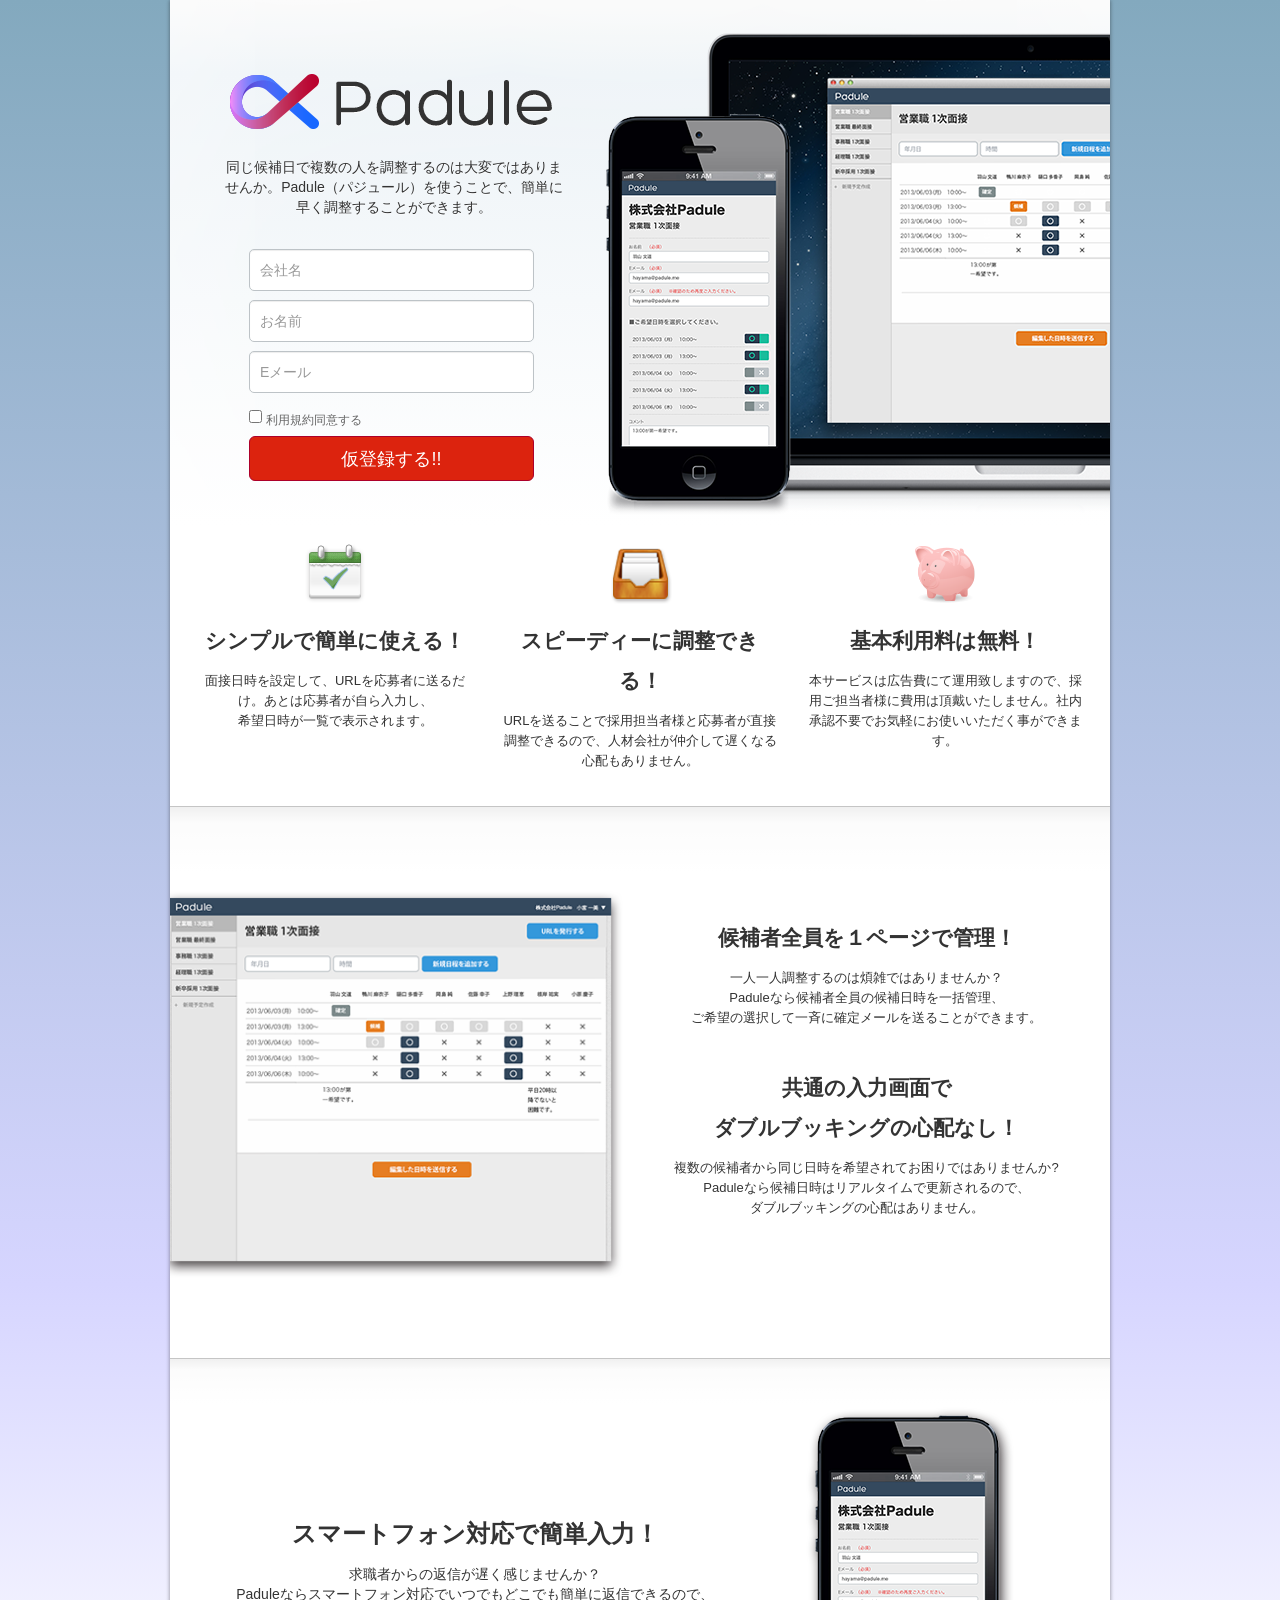
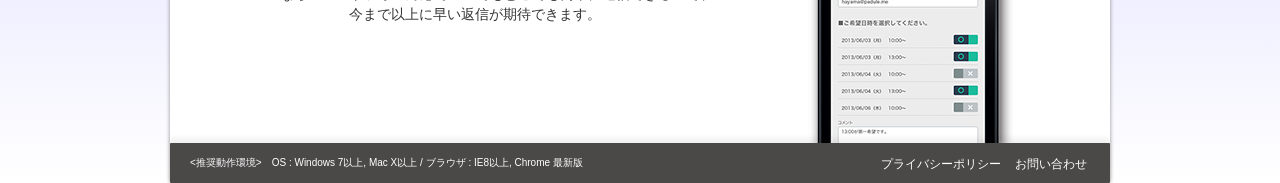
<file: cake/app/webroot/index.html>
<!DOCTYPE html>
<html lang="ja">
  <head>
  <meta charset="utf-8">
   <title>Padule - 日程調整をパズル感覚で</title>
   <meta name="description" content="同じ候補日で複数の人を調整するのは大変ではありませんか。Padule（パジュール）を使うことで、簡単に早く調整することができます。">
   <meta name="Keywords" content="調整,スケジュール,面接,日程,リクルート" />
   <link rel="shortcut icon" type="image/x-icon" href="img/favicon.ico" />
    <meta name="viewport" content="width=device-width, initial-scale=1.0">
    <link href="css/bootstrap.min.css" rel="stylesheet" media="screen">
   <link rel="stylesheet" href="css/default.css" type="text/css" />
  </head>
  <body>
 <section class="container">
	 <div class="row">
		 <header class="span12">
		 	<div id="lp_mac"><img src="img/mac.png" alt="PaduleUI" width="504" height="515"></div>
			<div id="lp_logo"><img src="img/logo.png" alt="Padule" width="322" height="55"></div>
			<p>同じ候補日で複数の人を調整するのは大変ではありませんか。Padule（パジュール）を使うことで、簡単に早く調整することができます。</p>
			<form id="registerForms" action="/users/regist" method="post" accept-charset="utf-8">
			<div id="msg_alert" style="display:none;"><p>※すべての項目を入力し、利用規約に同意してください。</p></div>
			<div id="messageBox"></div> 
				<div>
					<input type="text" name="TmpUser[company]" placeholder="会社名" class="forms"/>
				</div>
				<div>
					<input type="text" name="TmpUser[username]" placeholder="お名前" class="forms"/>
				</div>
				<div>
					<input type="text" name="TmpUser[mail]" placeholder="Eメール" class="forms"/>
				</div>
				<div class="check">
					<input type="checkbox" name="agreement"><a href="http://padule.me/agrement">利用規約</a><span>同意する</span>
				</div>
				<div>
				 	<input type="submit" value="仮登録する!!" id="btn_preRegister" />
				</div>
			 </form>
		 </header>
		 <article class="span12" id="explain">
			 <ul>
			 	<li class="feature">
				 	<div class="icons"><img src="img/icon_calendar.png" alt="icon_calendar" width="72" height="72"></div>
					<h1>シンプルで簡単に使える！</h1>
					<p>面接日時を設定して、URLを応募者に送るだけ。あとは応募者が自ら入力し、<br />希望日時が一覧で表示されます。</p>
			 	</li>
			 	<li class="feature">
				 	<div class="icons"><img src="img/icon_stack.png" alt="icon_stack" width="72" height="72"></div>
					<h1>スピーディーに調整できる！</h1>
					<p>URLを送ることで採用担当者様と応募者が直接調整できるので、人材会社が仲介して遅くなる心配もありません。</p>
			 	</li>
			 	<li class="feature">
				 	<div class="icons"><img src="img/icon_money.png" alt="icon_money" width="72" height="72"></div>
					<h1>基本利用料は無料！</h1>
					<p>本サービスは広告費にて運用致しますので、採用ご担当者様に費用は頂戴いたしません。社内承認不要でお気軽にお使いいただく事ができます。</p>
			 	</li>
			 </ul>
		 </article><!-- explain -->
		 <article class="span12" id="screenshot">
		 	<hr>
			<div class="img_screenshots"><img src="img/web.png" alt="Web" width="458" height="391"></div>
			<div id="captions">
				<div>
					<h1>候補者全員を１ページで管理！</h1>
					<p>一人一人調整するのは煩雑ではありませんか？<br />Paduleなら候補者全員の候補日時を一括管理、<br />ご希望の選択して一斉に確定メールを送ることができます。</p>
				</div>
				<div>
					<h1>共通の入力画面で<br />ダブルブッキングの心配なし！</h1>
					<p>複数の候補者から同じ日時を希望されてお困りではありませんか?<br />Paduleなら候補日時はリアルタイムで更新されるので、<br />ダブルブッキングの心配はありません。</p>
				</div>
			</div>
		</article><!-- sreenshot -->
		<article class="span12" id="screenshotSmart">
		 	<hr>
			<div id="caption_smart">
				<h1>スマートフォン対応で簡単入力！</h1>
				<p>求職者からの返信が遅く感じませんか？<br />Paduleならスマートフォン対応でいつでもどこでも簡単に返信できるので、<br />今まで以上に早い返信が期待できます。</p>
			</div>
			<div id="img_screenshotsSmart"><img src="img/mobile.png" alt="SmartPhone" width="208" height="338"></div>
		</article><!-- sreenshot -->
		<footer class="span12">
		 	<p><推奨動作環境>　OS : Windows 7以上, Mac X以上 / ブラウザ : IE8以上, Chrome 最新版</p>
			 <ul>
			 	<li><a href="http://padule.me">プライバシーポリシー</a></li>
			 	<li><a href="support@padule.me">お問い合わせ</a></li>
			 </ul>
		</footer>
	 </div><!-- row -->
 </section><!-- container -->
    <script src="http://code.jquery.com/jquery-1.9.1.min.js"></script>
    <script src="js/bootstrap.min.js"></script>
    <script src="js/jquery.validate.min.js"></script>
    <script src="js/html5shiv.js"></script>
    <script src="js/default.js"></script>
  </body>
</html>
</file>
<file: cake/app/webroot/css/default.css>
body{
	background-color: #99b6c5;
	background-image: -webkit-linear-gradient(bottom, #fff, #d6d5ff 28%, #83a9be);
	background-image: -moz-linear-gradient(bottom, #fff, #d6d5ff 28%, #83a9be);
	background-image: -o-linear-gradient(bottom, #fff, #d6d5ff 28%, #83a9be);
	background-image: -ms-linear-gradient(bottom, #fff, #d6d5ff 28%, #83a9be);
	background-image: linear-gradient(to top, #fff, #d6d5ff 28%, #83a9be);
}
section{
	-webkit-box-shadow: 0 0 4px rgba(8,1,3,.44);
	-moz-box-shadow: 0 0 4px rgba(8,1,3,.44);
	box-shadow: 0 0 4px rgba(8,1,3,.44);
}
header{

	height: 526px;
	background-color: #fff;
	-webkit-box-shadow: inset 0 0 224px rgba(255,255,255,.75);
	-moz-box-shadow: inset 0 0 224px rgba(255,255,255,.75);
	box-shadow: inset 0 0 224px rgba(255,255,255,.75);
	background-image: -webkit-linear-gradient(bottom, #fff, #edf3f7 86%, #f9f9f9);
	background-image: -moz-linear-gradient(bottom, #fff, #edf3f7 86%, #f9f9f9);
	background-image: -o-linear-gradient(bottom, #fff, #edf3f7 86%, #f9f9f9);
	background-image: -ms-linear-gradient(bottom, #fff, #edf3f7 86%, #f9f9f9);
	background-image: linear-gradient(to top, #fff, #edf3f7 86%, #f9f9f9);
}
header p{
	font-size: 14px;
	color: #333;
	margin: 28px 0px 0px 54px;
	width: 340px;
	text-shadow: 0 1px rgba(255,255,255,.75);
}
#lp_logo{
	margin: 74px 0px 0px 60px;
}
#registerForms{
	margin: 32px 0px 0px 79px
}
#lp_mac{
	float: right;
}
input.forms{
	width: 273px;
	height: 40px;
	margin: 0px 0px 9px 0px;
	padding: 0px 0px 0px 10px;
	font-size: 14px;
	border:1px solid #bdc3c7;
	border-radius: 5px;
	-webkit-border-radius: 5px;
	-moz-border-radius: 5px;
}
input{
  vertical-align:1px;
}
div a{
	color: #666;
	font-size: 12px;
	margin: 0px 0px 0px 4px;
}
div span{
	color: #666;
	font-size: 12px;
}
.check{
	margin: 4px 0px 6px 0px;
}
input#btn_preRegister{
	padding: 0px;
    cursor: pointer;
	font-size: 18px;
	color: #ffffff;
	width: 285px;
	height: 45px;
	-webkit-border-radius: 6px;
	-moz-border-radius: 6px;
	border-radius: 6px;
	background-color: #dc230e;
	border: solid 1px #ad002a;
}
input#btn_preRegister:hover{
	-webkit-border-radius: 6px;
	-moz-border-radius: 6px;
	border-radius: 6px;
	background-color: #fb1a00;
	border: solid 1px #ad002a;
}
input#btn_preRegister:active{
	-webkit-border-radius: 6px;
	-moz-border-radius: 6px;
	border-radius: 6px;
	background-color: #d5210d;
	border: solid 1px #ad002a;
}

article#explain{
	height: 280px;
	background-color: #fff;
	
}
ul{
	list-style: none;
}
li.feature{
	float: left;
	width: 280px;
}
li.feature:nth-of-type(1) {
	margin:13px 15px 0px 0px;
}
li.feature:nth-of-type(2) {
	margin:13px 10px 0px 10px;
}
li.feature:nth-of-type(3) {
	margin:13px 20px 0px 15px;
}

div.icons,article h1,p{
	text-align: center;
}
hr{
	border-width: 1px 0 0 0;
	border-style: solid;
	border-color: #c5c5c5;
	height: 1px;
	clear: both;
	margin: 0px;
	}

article h1{
	font-size: 21px;
	color: #333;
	text-shadow: 0 1px rgba(255,255,255,.75);
}
article p{
	font-size: 13px;
	color: #333;
	text-shadow: 0 1px rgba(255,255,255,.75);
}

div#captions,#caption_smart h1{
	font-size: 24px;
}
div#captions,#caption_smart p{
	font-size: 14px;
}


article#screenshot{
	position: relative;
	z-index: -1;
	height: 552px;
	background-color: #efefef;
	background-image: -webkit-linear-gradient(top, rgba(255,255,255,0), rgba(255,255,255,.8) 3%, #fff 12%);
	background-image: -moz-linear-gradient(top, rgba(255,255,255,0), rgba(255,255,255,.8) 3%, #fff 12%);
	background-image: -o-linear-gradient(top, rgba(255,255,255,0), rgba(255,255,255,.8) 3%, #fff 12%);
	background-image: -ms-linear-gradient(top, rgba(255,255,255,0), rgba(255,255,255,.8) 3%, #fff 12%);
	background-image: linear-gradient(to bottom, rgba(255,255,255,0), rgba(255,255,255,.8) 3%, #fff 12%);

}
.img_screenshots{
	margin-top: 83px;
	float: left;
	width: 453px;
}

#captions{
	float: left;
	width: 487px;
	margin: 70px 0px;
}
#captions div{
	margin: 40px 0px;
}

article#screenshotSmart{
	position: relative;
	z-index: -1;
	height: 385px;
	background-color: #efefef;
	background-image: -webkit-linear-gradient(top, rgba(255,255,255,0), rgba(255,255,255,.8) 3%, #fff 12%);
	background-image: -moz-linear-gradient(top, rgba(255,255,255,0), rgba(255,255,255,.8) 3%, #fff 12%);
	background-image: -o-linear-gradient(top, rgba(255,255,255,0), rgba(255,255,255,.8) 3%, #fff 12%);
	background-image: -ms-linear-gradient(top, rgba(255,255,255,0), rgba(255,255,255,.8) 3%, #fff 12%);
	background-image: linear-gradient(to bottom, rgba(255,255,255,0), rgba(255,255,255,.8) 3%, #fff 12%);

}
#caption_smart{
	float: left;
	width: 478px;
	margin: 144px 0px 0px 66px;
}
#img_screenshotsSmart{
	float: left;
	width: 208px;
	margin: 47px 92px 0px;
}

footer{
	height: 20px;
	padding: 10px 0px;
	-webkit-border-radius: 1px;
	-moz-border-radius: 1px;
	border-radius: 1px;
	background-color: #4B4848;
	-webkit-box-shadow: 0 -5px 5px rgba(8,1,3,.06);
	-moz-box-shadow: 0 -5px 5px rgba(8,1,3,.06);
	box-shadow: 0 -5px 5px rgba(8,1,3,.06);
}
footer p{
	float: left;
	color: #fff;
	font-size: 10px;
	margin-left: 20px;
}
footer ul{
	float: right;
	margin: 0px 20px;
}
footer li{
	display: inline;
	font-size: 12px;
	margin: 3px;
}
footer a{
	color: #fff;
}
a{
	text-decoration: none;
	color: #5fb2f2;
}
a:hover{
	color: #3282bb
}
#msg_alert p{
	text-align: left;
	margin: 0px 0px 7px 1px;
    color: red;
    font-size: 12px;
}
</file>
